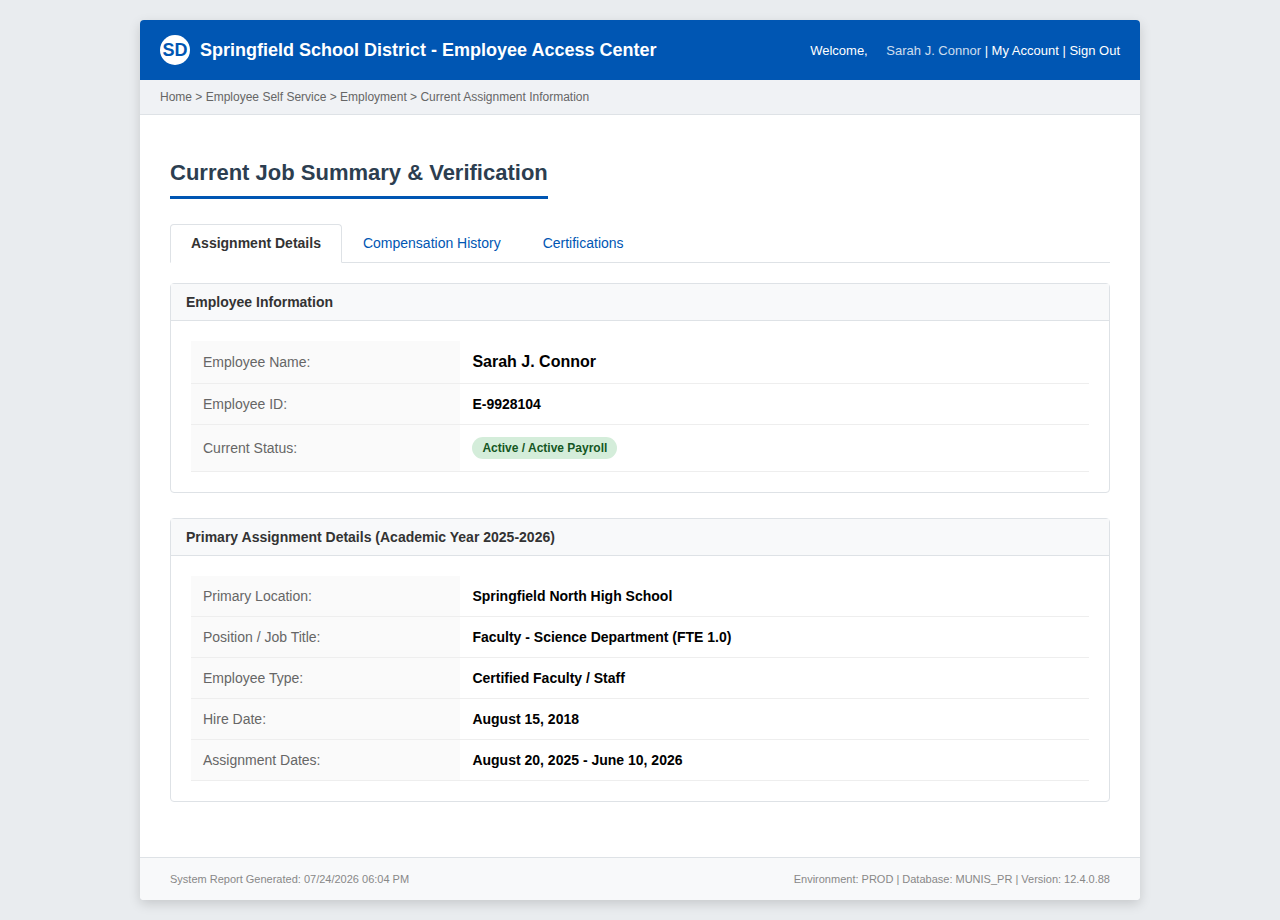
<file: k12/card-temp.html>
<!DOCTYPE html>
<html lang="en">
<head>
    <meta charset="UTF-8">
    <meta name="viewport" content="width=device-width, initial-scale=1.0">
    <title>Employee Access Center - Job Summary</title>
    <style>
        :root {
            --primary-blue: #0056b3;
            --border-gray: #dee2e6;
            --bg-gray: #f8f9fa;
        }

        body {
            font-family: 'Segoe UI', Arial, sans-serif;
            background-color: #e9ecef;
            margin: 0;
            padding: 20px;
            font-size: 14px;
            color: #333;
        }

        /* Simulasi container browser/interface sistem */
        .browser-mockup {
            max-width: 1000px;
            margin: 0 auto;
            background: white;
            box-shadow: 0 4px 12px rgba(0,0,0,0.15);
            border-radius: 4px;
            overflow: hidden;
        }

        /* Bar navigasi simulasi atas */
        .system-header {
            background: var(--primary-blue);
            color: white;
            padding: 15px 20px;
            display: flex;
            justify-content: space-between;
            align-items: center;
        }

        .district-name {
            font-size: 18px;
            font-weight: bold;
            display: flex;
            align-items: center;
        }

        /* Placeholder logo distrik sekolah umum */
        .district-logo-placeholder {
            width: 30px; height: 30px; background: white; border-radius: 50%; margin-right: 10px;
            display: flex; align-items: center; justify-content: center; color: var(--primary-blue); font-weight: 900;
        }

        .user-nav { font-size: 13px; }
        .user-nav span { margin-left: 15px; cursor: pointer; opacity: 0.8; }

        /* Navigasi breadcrumb simulasi */
        .breadcrumb {
            background: #f0f2f5;
            padding: 10px 20px;
            border-bottom: 1px solid var(--border-gray);
            color: #666;
            font-size: 12px;
        }

        /* Area konten utama */
        .main-content {
            padding: 30px;
        }

        .page-title {
            font-size: 22px;
            margin-bottom: 25px;
            color: #2c3e50;
            border-bottom: 3px solid var(--primary-blue);
            padding-bottom: 10px;
            display: inline-block;
        }

        /* Simulasi tab switching */
        .tabs {
            display: flex;
            border-bottom: 1px solid var(--border-gray);
            margin-bottom: 20px;
        }
        .tab {
            padding: 10px 20px;
            border: 1px solid transparent;
            cursor: pointer;
            color: var(--primary-blue);
        }
        .tab.active {
            border: 1px solid var(--border-gray);
            border-bottom-color: white;
            background: white;
            color: #333;
            font-weight: bold;
            margin-bottom: -1px;
            border-top-left-radius: 4px;
            border-top-right-radius: 4px;
        }

        /* Style tabel data */
        .data-panel {
            border: 1px solid var(--border-gray);
            border-radius: 4px;
            margin-bottom: 25px;
        }
        .panel-header {
            background: var(--bg-gray);
            padding: 10px 15px;
            font-weight: bold;
            border-bottom: 1px solid var(--border-gray);
        }
        .panel-body { padding: 20px; }

        .info-table {
            width: 100%;
            border-collapse: collapse;
        }
        .info-table th, .info-table td {
            padding: 12px;
            text-align: left;
            border-bottom: 1px solid #eee;
        }
        .info-table th {
            width: 30%;
            color: #666;
            font-weight: normal;
            background-color: #fafafa;
        }
        .info-table td {
            font-weight: 600;
            color: #000;
        }

        .status-active {
            background-color: #d4edda;
            color: #155724;
            padding: 4px 10px;
            border-radius: 15px;
            font-size: 12px;
            display: inline-block;
        }

        /* Informasi sistem bagian bawah */
        .system-footer {
            padding: 15px 30px;
            background: #f8f9fa;
            border-top: 1px solid var(--border-gray);
            font-size: 11px;
            color: #888;
            display: flex;
            justify-content: space-between;
        }

        /* Style kontrol dan cetak */
        .controls {
            position: fixed; top: 20px; left: 20px; background: white; padding: 15px;
            box-shadow: 0 2px 10px rgba(0,0,0,0.2); border-radius: 5px;
        }
        .controls input { display: block; margin: 5px 0 10px; padding: 5px; width: 200px; }
        .print-btn { background: #28a745; color: white; border: none; padding: 10px 15px; cursor: pointer; width: 100%; }

        @media print {
            body { background: white; padding: 0; margin: 0; }
            .controls { display: none !important; }
            .browser-mockup { box-shadow: none; max-width: 100%; border: none; }
            .breadcrumb, .user-nav { display: none; } /* Sembunyikan elemen navigasi yang tidak perlu saat cetak */
            .system-header { padding: 10px 20px; background: white !important; color: black !important; border-bottom: 2px solid black; }
            .district-logo-placeholder { border: 2px solid black; color: black; }
            /* Pastikan warna background tampil saat cetak (seperti hijau pada status bar) */
            * { -webkit-print-color-adjust: exact; print-color-adjust: exact; }
        }
    </style>
</head>
<body>

<div class="browser-mockup">
    <div class="system-header">
        <div class="district-name">
            <div class="district-logo-placeholder">SD</div>
            Springfield School District - Employee Access Center
        </div>
        <div class="user-nav">
            Welcome, <span id="topName">Sarah J. Connor</span> | My Account | Sign Out
        </div>
    </div>

    <div class="breadcrumb">
        Home > Employee Self Service > Employment > Current Assignment Information
    </div>

    <div class="main-content">
        <h1 class="page-title">Current Job Summary & Verification</h1>

        <div class="tabs">
            <div class="tab active">Assignment Details</div>
            <div class="tab">Compensation History</div>
            <div class="tab">Certifications</div>
        </div>

        <div class="data-panel">
            <div class="panel-header">Employee Information</div>
            <div class="panel-body">
                <table class="info-table">
                    <tr>
                        <th>Employee Name:</th>
                        <td id="mainName" style="font-size: 16px;">Sarah J. Connor</td>
                    </tr>
                    <tr>
                        <th>Employee ID:</th>
                        <td>E-9928104</td>
                    </tr>
                    <tr>
                        <th>Current Status:</th>
                        <td><span class="status-active">Active / Active Payroll</span></td>
                    </tr>
                </table>
            </div>
        </div>

        <div class="data-panel">
            <div class="panel-header">Primary Assignment Details (Academic Year 2025-2026)</div>
            <div class="panel-body">
                <table class="info-table">
                    <tr>
                        <th>Primary Location:</th>
                        <td>Springfield North High School</td>
                    </tr>
                    <tr>
                        <th>Position / Job Title:</th>
                        <td>Faculty - Science Department (FTE 1.0)</td>
                    </tr>
                    <tr>
                        <th>Employee Type:</th>
                        <td>Certified Faculty / Staff</td>
                    </tr>
                    <tr>
                        <th>Hire Date:</th>
                        <td>August 15, 2018</td>
                    </tr>
                    <tr>
                        <th>Assignment Dates:</th>
                        <td>August 20, 2025 - June 10, 2026</td>
                    </tr>
                </table>
            </div>
        </div>

    </div>

    <div class="system-footer">
        <div>System Report Generated: <span id="currentDate"></span></div>
        <div>Environment: PROD | Database: MUNIS_PR | Version: 12.4.0.88</div>
    </div>
</div>

<script>
    // 1. Set tanggal saat ini otomatis (memenuhi persyaratan dalam 90 hari)
    const now = new Date();
    // Gunakan format umum AS MM/DD/YYYY
    const dateStr = now.toLocaleDateString('en-US', {
        month: '2-digit',
        day: '2-digit',
        year: 'numeric'
    }) + " " + now.toLocaleTimeString('en-US', {hour: '2-digit', minute:'2-digit'});

    document.getElementById('currentDate').innerText = dateStr;

    // 2. Update nama secara real-time
    function updateName() {
        const newName = document.getElementById('inName').value;
        document.getElementById('topName').innerText = newName;
        document.getElementById('mainName').innerText = newName;
    }
</script>

</body>
</html>
</file>
